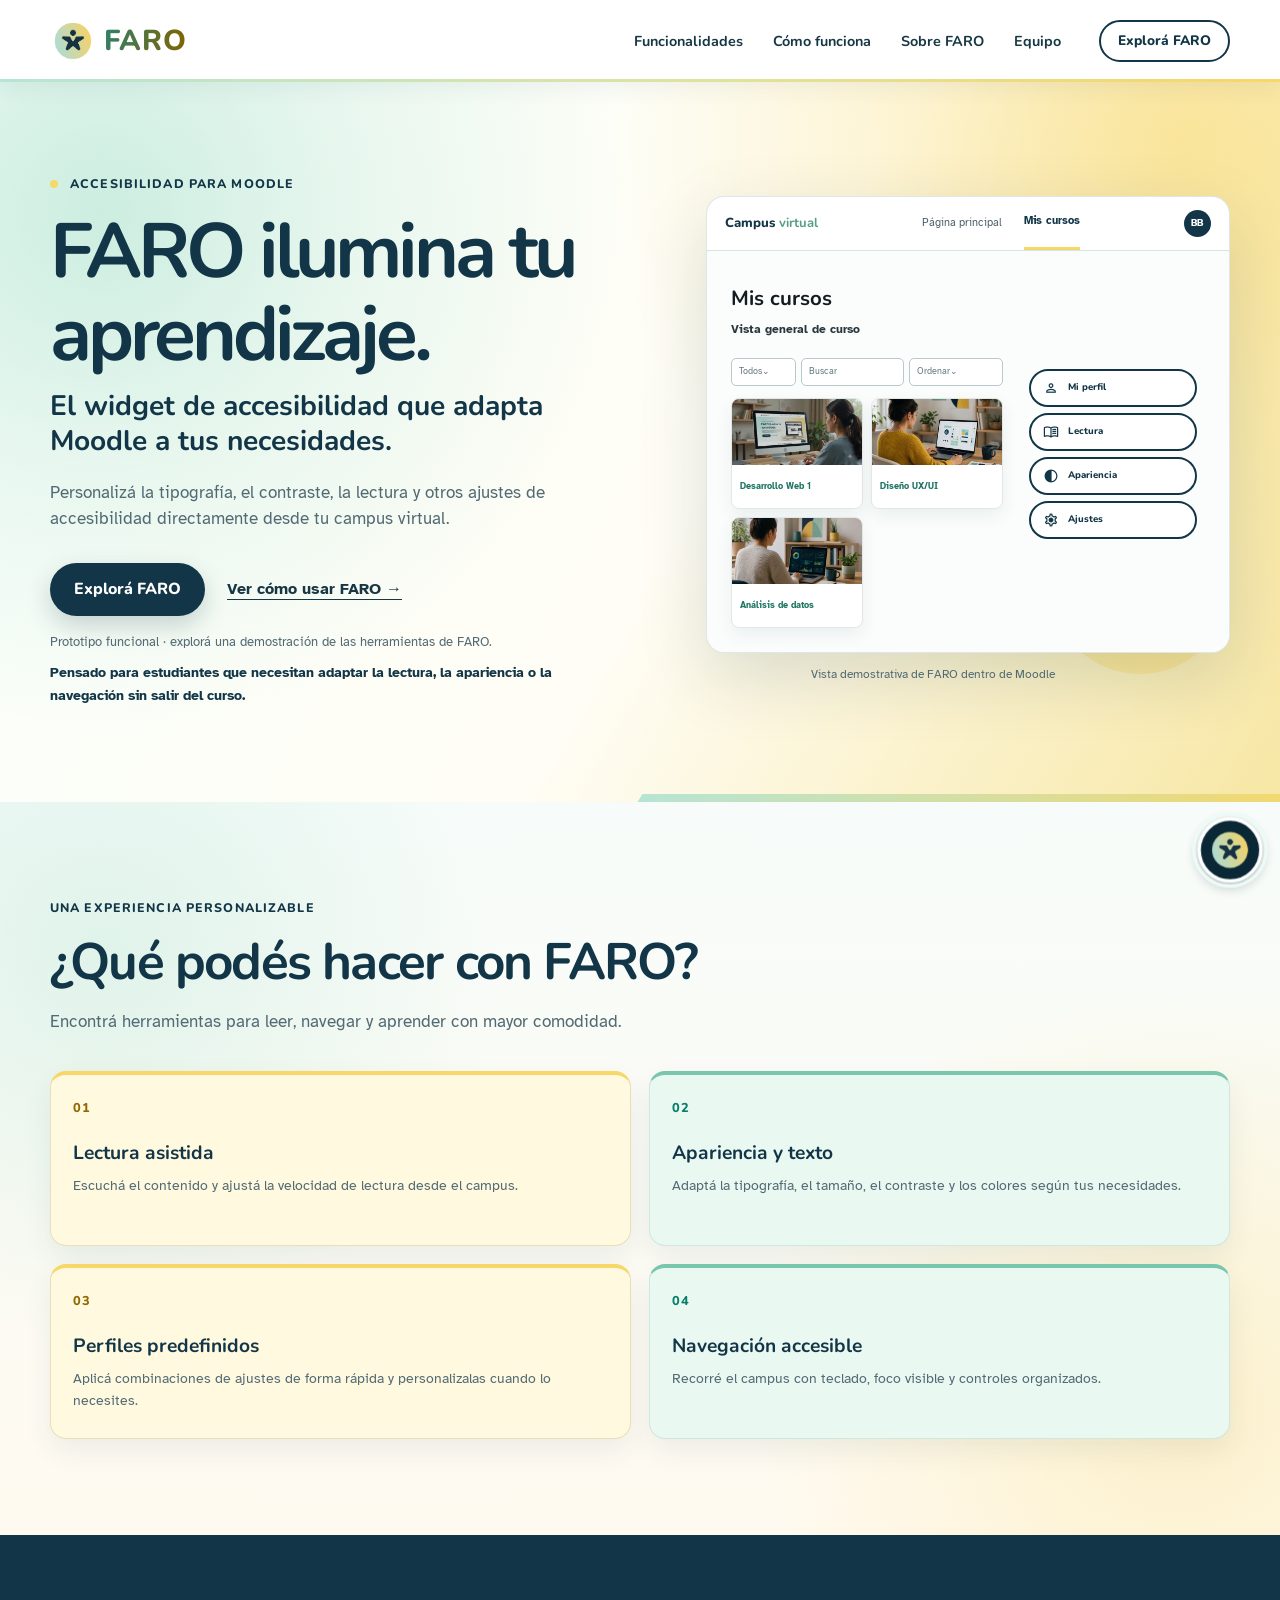
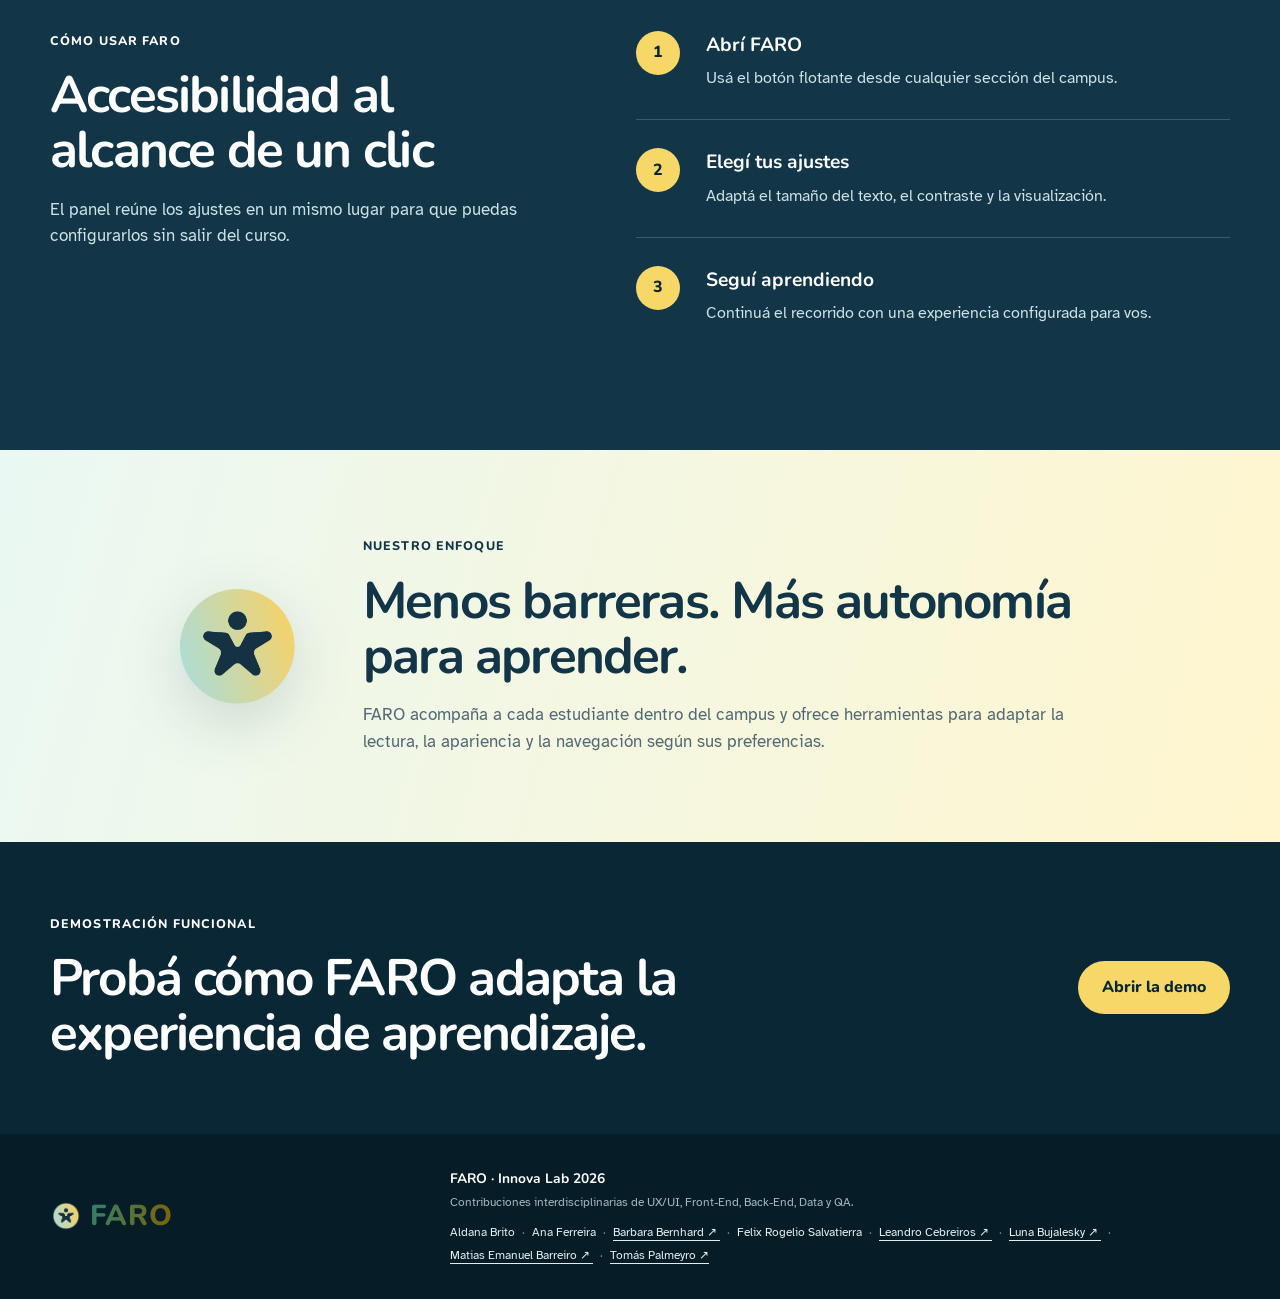
<file: index.html>
<!DOCTYPE html>
<html lang="es">
<head>
    <meta charset="UTF-8">
    <meta name="viewport" content="width=device-width, initial-scale=1.0">
    <meta name="description" content="FARO es un widget de accesibilidad para personalizar la experiencia de aprendizaje en Moodle.">
    <title>FARO | Accesibilidad para Moodle</title>
    <link rel="canonical" href="https://home-faroinnovalab.netlify.app/">
    <link rel="icon" type="image/png" href="imagen/faro-icono.png">
    <meta property="og:locale" content="es_AR">
    <meta property="og:type" content="website">
    <meta property="og:site_name" content="FARO">
    <meta property="og:title" content="FARO | Accesibilidad para Moodle">
    <meta property="og:description" content="Personalizá la lectura, la apariencia y la navegación directamente desde tu campus virtual.">
    <meta property="og:url" content="https://home-faroinnovalab.netlify.app/">
    <meta property="og:image" content="https://home-faroinnovalab.netlify.app/imagen/faro-social.webp">
    <meta property="og:image:width" content="1200">
    <meta property="og:image:height" content="630">
    <meta property="og:image:alt" content="FARO, widget de accesibilidad para Moodle">
    <meta name="twitter:card" content="summary_large_image">
    <meta name="twitter:title" content="FARO | Accesibilidad para Moodle">
    <meta name="twitter:description" content="Personalizá la lectura, la apariencia y la navegación directamente desde tu campus virtual.">
    <meta name="twitter:image" content="https://home-faroinnovalab.netlify.app/imagen/faro-social.webp">
    <link rel="preconnect" href="https://fonts.googleapis.com">
    <link rel="preconnect" href="https://fonts.gstatic.com" crossorigin>
    <link href="https://fonts.googleapis.com/css2?family=Atkinson+Hyperlegible:wght@400;700&family=Nunito:wght@500;600;700;800&display=swap" rel="stylesheet">
    <link href="https://fonts.googleapis.com/css2?family=Material+Symbols+Outlined:opsz,wght,FILL,GRAD@24,400,0,0" rel="stylesheet">
    <link rel="stylesheet" href="style2.css?v=20260730-3">
    <link rel="stylesheet" href="faro-widget.css?v=20260730-3">
    <link rel="stylesheet" href="faro-demo.css?v=20260730-3">
</head>
<body>
    <a class="skip-link" href="#contenido">Saltar al contenido principal</a>

    <!-- Header y navegación -->
    <header class="site-header" id="inicio">
        <div class="shell site-header__inner">
            <a class="faro-wordmark" href="#inicio" aria-label="FARO, volver al inicio">
                <img src="imagen/faro-icono.png" alt="">
                <span>FARO</span>
            </a>

            <button class="menu-toggle" type="button" aria-expanded="false" aria-controls="main-navigation">
                <span class="sr-only">Abrir menú</span>
                <span></span><span></span><span></span>
            </button>

            <nav class="main-navigation" id="main-navigation" aria-label="Navegación principal">
                <a href="#beneficios">Funcionalidades</a>
                <a href="#como-funciona">Cómo funciona</a>
                <a href="#nosotros">Sobre FARO</a>
                <a href="#equipo">Equipo</a>
            </nav>

            <button class="button button--small button--outline js-open-widget" type="button">
                Explorá FARO
            </button>
        </div>
    </header>

    <main id="contenido">
        <!-- Hero -->
        <section class="hero" aria-labelledby="hero-title">
            <div class="shell hero__grid">
                <div class="hero__content">
                    <p class="eyebrow"><span></span> Accesibilidad para Moodle</p>
                    <h1 id="hero-title">FARO ilumina tu aprendizaje.</h1>
                    <p class="hero__lead">El widget de accesibilidad que adapta Moodle a tus necesidades.</p>
                    <p class="hero__description">
                        Personalizá la tipografía, el contraste, la lectura y otros ajustes de accesibilidad
                        directamente desde tu campus virtual.
                    </p>
                    <div class="hero__actions">
                        <button class="button button--primary js-open-widget" type="button">Explorá FARO</button>
                        <a class="text-link" href="#como-funciona">Ver cómo usar FARO <span aria-hidden="true">→</span></a>
                    </div>
                    <p class="demo-note">Prototipo funcional · explorá una demostración de las herramientas de FARO.</p>
                    <p class="hero__audience">Pensado para estudiantes que necesitan adaptar la lectura, la apariencia o la navegación sin salir del curso.</p>
                </div>

                <div class="hero__visual">
                    <div class="moodle-preview">
                        <div class="moodle-preview__header" aria-hidden="true">
                            <span class="moodle-preview__brand">Campus <b>virtual</b></span>
                            <span>Página principal</span>
                            <span class="is-current">Mis cursos</span>
                            <span class="moodle-preview__avatar">BB</span>
                        </div>

                        <div class="moodle-preview__workspace" aria-hidden="true">
                            <div class="moodle-preview__courses">
                                <strong class="moodle-preview__heading">Mis cursos</strong>
                                <span class="moodle-preview__subheading">Vista general de curso</span>
                                <div class="moodle-preview__filters" aria-hidden="true">
                                    <span>Todos⌄</span><span>Buscar</span><span>Ordenar⌄</span>
                                </div>
                                <div class="moodle-course-grid">
                                    <article class="moodle-course moodle-course--web">
                                        <span class="moodle-course__image"></span>
                                        <span class="moodle-course__name">Desarrollo Web 1</span>
                                    </article>
                                    <article class="moodle-course moodle-course--ux">
                                        <span class="moodle-course__image"></span>
                                        <span class="moodle-course__name">Diseño UX/UI</span>
                                    </article>
                                    <article class="moodle-course moodle-course--data">
                                        <span class="moodle-course__image"></span>
                                        <span class="moodle-course__name">Análisis de datos</span>
                                    </article>
                                </div>
                            </div>

                            <div class="faro-preview">
                                <span class="faro-preview__option"><span class="faro-preview__icon material-symbols-outlined" aria-hidden="true">person</span>Mi perfil</span>
                                <span class="faro-preview__option"><span class="faro-preview__icon material-symbols-outlined" aria-hidden="true">menu_book</span>Lectura</span>
                                <span class="faro-preview__option"><span class="faro-preview__icon material-symbols-outlined" aria-hidden="true">contrast</span>Apariencia</span>
                                <span class="faro-preview__option"><span class="faro-preview__icon material-symbols-outlined" aria-hidden="true">settings</span>Ajustes</span>
                            </div>
                        </div>
                    </div>
                    <p class="moodle-preview__caption">Vista demostrativa de FARO dentro de Moodle</p>
                    <div class="hero__halo hero__halo--one"></div>
                    <div class="hero__halo hero__halo--two"></div>
                </div>
            </div>
        </section>

        <!-- Funcionalidades -->
        <section class="benefits" id="beneficios" aria-labelledby="benefits-title">
            <div class="shell">
                <div class="section-heading">
                    <p class="eyebrow">Una experiencia personalizable</p>
                    <h2 id="benefits-title">¿Qué podés hacer con FARO?</h2>
                    <p>Encontrá herramientas para leer, navegar y aprender con mayor comodidad.</p>
                </div>
                <div class="benefit-grid">
                    <article class="benefit-card">
                        <span class="benefit-card__number">01</span>
                        <h3>Lectura asistida</h3>
                        <p>Escuchá el contenido y ajustá la velocidad de lectura desde el campus.</p>
                    </article>
                    <article class="benefit-card">
                        <span class="benefit-card__number">02</span>
                        <h3>Apariencia y texto</h3>
                        <p>Adaptá la tipografía, el tamaño, el contraste y los colores según tus necesidades.</p>
                    </article>
                    <article class="benefit-card">
                        <span class="benefit-card__number">03</span>
                        <h3>Perfiles predefinidos</h3>
                        <p>Aplicá combinaciones de ajustes de forma rápida y personalizalas cuando lo necesites.</p>
                    </article>
                    <article class="benefit-card">
                        <span class="benefit-card__number">04</span>
                        <h3>Navegación accesible</h3>
                        <p>Recorré el campus con teclado, foco visible y controles organizados.</p>
                    </article>
                </div>
            </div>
        </section>

        <!-- Cómo usar FARO -->
        <section class="how-it-works" id="como-funciona" aria-labelledby="how-title">
            <div class="shell how-it-works__grid">
                <div>
                    <p class="eyebrow">Cómo usar FARO</p>
                    <h2 id="how-title">Accesibilidad al alcance de un clic</h2>
                    <p class="section-copy">
                        El panel reúne los ajustes en un mismo lugar para que puedas configurarlos
                        sin salir del curso.
                    </p>
                </div>
                <ol class="steps">
                    <li><span>1</span><div><strong>Abrí FARO</strong><p>Usá el botón flotante desde cualquier sección del campus.</p></div></li>
                    <li><span>2</span><div><strong>Elegí tus ajustes</strong><p>Adaptá el tamaño del texto, el contraste y la visualización.</p></div></li>
                    <li><span>3</span><div><strong>Seguí aprendiendo</strong><p>Continuá el recorrido con una experiencia configurada para vos.</p></div></li>
                </ol>
            </div>
        </section>

        <!-- Sobre FARO -->
        <section class="human-first" id="nosotros" aria-labelledby="human-title">
            <div class="shell human-first__inner">
                <img src="imagen/faro-icono.png" alt="" class="human-first__icon">
                <div>
                    <p class="eyebrow">Nuestro enfoque</p>
                    <h2 id="human-title">Menos barreras. Más autonomía para aprender.</h2>
                    <p>FARO acompaña a cada estudiante dentro del campus y ofrece herramientas para adaptar la lectura, la apariencia y la navegación según sus preferencias.</p>
                </div>
            </div>
        </section>

        <!-- Probar FARO -->
        <section class="contact" id="probar-faro" aria-labelledby="contact-title">
            <div class="shell contact__inner">
                <div>
                    <p class="eyebrow">Demostración funcional</p>
                    <h2 id="contact-title">Probá cómo FARO adapta la experiencia de aprendizaje.</h2>
                </div>
                <button class="button button--light js-open-widget" type="button">Abrir la demo</button>
            </div>
        </section>
    </main>

    <!-- Footer -->
    <footer class="site-footer" id="equipo">
        <div class="shell site-footer__inner">
            <a class="faro-wordmark faro-wordmark--footer" href="#inicio">
                <img src="imagen/faro-icono.png" alt="">
                <span>FARO</span>
            </a>
            <div class="site-footer__project">
                <p><strong>FARO · Innova Lab 2026</strong></p>
                <p class="site-footer__disciplines">Contribuciones interdisciplinarias de UX/UI, Front-End, Back-End, Data y QA.</p>
                <ul class="site-footer__credits" aria-label="Integrantes de FARO">
                    <li>Aldana Brito</li>
                    <li>Ana Ferreira</li>
                    <li>
                        <a
                            href="https://www.linkedin.com/in/barbara-bernhard/"
                            target="_blank"
                            rel="noopener noreferrer"
                            aria-label="LinkedIn de Barbara Bernhard, abre en una pestaña nueva"
                        >
                            Barbara Bernhard <span aria-hidden="true">↗</span>
                        </a>
                    </li>
                    <li>Felix Rogelio Salvatierra</li>
                    <li>
                        <a
                            href="https://www.linkedin.com/in/lcebreiros/"
                            target="_blank"
                            rel="noopener noreferrer"
                            aria-label="LinkedIn de Leandro Cebreiros, abre en una pestaña nueva"
                        >
                            Leandro Cebreiros <span aria-hidden="true">↗</span>
                        </a>
                    </li>
                    <li>
                        <a
                            href="https://www.linkedin.com/in/luna-bujalesky-b60561267/"
                            target="_blank"
                            rel="noopener noreferrer"
                            aria-label="LinkedIn de Luna Bujalesky, abre en una pestaña nueva"
                        >
                            Luna Bujalesky <span aria-hidden="true">↗</span>
                        </a>
                    </li>
                    <li>
                        <a
                            href="https://www.linkedin.com/in/ematiasbar"
                            target="_blank"
                            rel="noopener noreferrer"
                            aria-label="LinkedIn de Matias Emanuel Barreiro, abre en una pestaña nueva"
                        >
                            Matias Emanuel Barreiro <span aria-hidden="true">↗</span>
                        </a>
                    </li>
                    <li>
                        <a
                            href="https://www.linkedin.com/in/tom%C3%A1s-p-384817145"
                            target="_blank"
                            rel="noopener noreferrer"
                            aria-label="LinkedIn de Tomás Palmeyro, abre en una pestaña nueva"
                        >
                            Tomás Palmeyro <span aria-hidden="true">↗</span>
                        </a>
                    </li>
                </ul>
            </div>
        </div>
    </footer>

    <!-- Réplica frontal de FARO en modo demostración local -->
    <div id="faro-extension-root" data-demo-mode="true">
        <p class="faro-demo-badge">Demo local · sin conexión a cuentas</p>
        <div id="faro-demo-status" class="sr-only" role="status" aria-live="polite"></div>

        <div id="faro-voice-controls" class="faro-voice-controls" aria-label="Controles de lectura en voz alta" role="region">
            <button id="faro-btn-pause-resume" type="button" aria-label="Pausar lectura">
                <span class="material-symbols-outlined" id="faro-icon-pause-resume" aria-hidden="true">pause</span>
            </button>
            <button id="faro-btn-stop" type="button" aria-label="Detener lectura">
                <span class="material-symbols-outlined" aria-hidden="true">stop</span>
            </button>
        </div>

        <nav class="menu-accesibilidad" id="menuAccesibilidad" aria-label="Menú principal de accesibilidad" aria-hidden="true">
            <button class="menu-item" type="button" data-open-submenu="submenuPerfil"><span class="icono material-symbols-outlined" aria-hidden="true">person</span>Mi perfil</button>
            <button class="menu-item" type="button" data-open-submenu="submenuLectura"><span class="icono material-symbols-outlined" aria-hidden="true">menu_book</span>Lectura</button>
            <button class="menu-item" type="button" data-open-submenu="submenuApariencia"><span class="icono material-symbols-outlined" aria-hidden="true">contrast</span>Apariencia</button>
            <button class="menu-item" type="button" data-open-submenu="submenuAjustes"><span class="icono material-symbols-outlined" aria-hidden="true">settings</span>Ajustes</button>
        </nav>

        <section class="sub-menu-container" id="submenuPerfil" aria-hidden="true">
            <header class="sub-menu-header">
                <button class="sub-icon-btn" type="button" data-back-main aria-label="Volver"><span class="material-symbols-outlined" aria-hidden="true">arrow_back</span></button>
                <h2>Menú de accesibilidad</h2>
                <button class="sub-icon-btn" type="button" data-close-faro aria-label="Cerrar"><span class="material-symbols-outlined" aria-hidden="true">close</span></button>
            </header>
            <div class="sub-sub-header"><span class="material-symbols-outlined" aria-hidden="true">person</span><h2>Perfiles predefinidos</h2></div>
            <div class="perfiles-grid">
                <button class="perfil-card" type="button" data-profile="color"><span class="perfil-icon material-symbols-outlined" aria-hidden="true">invert_colors</span><h3>Filtros de color</h3><p>Adaptación de colores</p></button>
                <button class="perfil-card" type="button" data-profile="voice"><span class="perfil-icon material-symbols-outlined" aria-hidden="true">record_voice_over</span><h3>Asistente por voz</h3><p>Apoyo para la navegación</p></button>
                <button class="perfil-card" type="button" data-profile="fonts"><span class="perfil-icon material-symbols-outlined" aria-hidden="true">format_size</span><h3>Fuentes legibles</h3><p>Texto más claro y grande</p></button>
                <button class="perfil-card" type="button" data-profile="safety"><span class="perfil-icon material-symbols-outlined" aria-hidden="true">ssid_chart</span><h3>Seguridad visual</h3><p>Reduce estímulos visuales</p></button>
                <button class="perfil-card" type="button" data-profile="visibility"><span class="perfil-icon material-symbols-outlined" aria-hidden="true">visibility</span><h3>Visibilidad</h3><p>Optimiza la claridad</p></button>
                <button class="perfil-card" type="button" data-profile="focus"><span class="perfil-icon material-symbols-outlined" aria-hidden="true">center_focus_strong</span><h3>Enfoque</h3><p>Reduce distracciones</p></button>
            </div>
            <button class="perfil-card-full" type="button" data-open-submenu="submenuAjustesVisuales">
                <span class="perfil-icon material-symbols-outlined" aria-hidden="true">manage_accounts</span>
                <span class="perfil-full-text"><strong>Personalizá tu perfil</strong><small>Ajustá cada configuración según tus preferencias.</small></span>
                <span class="perfil-chevron material-symbols-outlined" aria-hidden="true">chevron_right</span>
            </button>
        </section>

        <section class="sub-menu-container" id="submenuLectura" aria-hidden="true">
            <header class="sub-menu-header">
                <button class="sub-icon-btn" type="button" data-back-main aria-label="Volver"><span class="material-symbols-outlined" aria-hidden="true">arrow_back</span></button>
                <h2>Menú de accesibilidad</h2>
                <button class="sub-icon-btn" type="button" data-close-faro aria-label="Cerrar"><span class="material-symbols-outlined" aria-hidden="true">close</span></button>
            </header>
            <div class="sub-sub-header"><span class="material-symbols-outlined" aria-hidden="true">record_voice_over</span><h2>Lectura asistida</h2></div>
            <div class="sub-setting-row">
                <div class="sub-item-text"><h3 id="label-voice">Asistencia por voz</h3><p>Leé una muestra en voz alta.</p></div>
                <label class="sub-switch"><input type="checkbox" id="check-voice" data-toggle="voice" aria-labelledby="label-voice"><span class="sub-slider sub-round" aria-hidden="true"></span></label>
            </div>
            <div class="sub-setting-row">
                <div class="sub-item-text"><h3 id="label-voice-speed">Velocidad</h3><p>Ajustá la rapidez de lectura.</p></div>
                <div class="sub-slider-control"><span>Lenta</span><input type="range" id="voice-speed" min="0" max="100" value="50" aria-labelledby="label-voice-speed"><span>Rápida</span></div>
            </div>
            <div class="sub-setting-row">
                <div class="sub-item-text"><h3 id="label-voice-volume">Volumen</h3><p>Nivel de salida de audio.</p></div>
                <div class="sub-slider-control"><span class="material-symbols-outlined" aria-hidden="true">volume_down</span><input type="range" id="voice-volume" min="0" max="100" value="100" aria-labelledby="label-voice-volume"><span class="material-symbols-outlined" aria-hidden="true">volume_up</span></div>
            </div>
        </section>

        <section class="sub-menu-container" id="submenuApariencia" aria-hidden="true">
            <header class="sub-menu-header">
                <button class="sub-icon-btn" type="button" data-back-main aria-label="Volver"><span class="material-symbols-outlined" aria-hidden="true">arrow_back</span></button>
                <h2>Menú de accesibilidad</h2>
                <button class="sub-icon-btn" type="button" data-close-faro aria-label="Cerrar"><span class="material-symbols-outlined" aria-hidden="true">close</span></button>
            </header>
            <div class="sub-sub-header"><span class="material-symbols-outlined" aria-hidden="true">contrast</span><h2>Apariencia</h2></div>
            <button class="menu-list-item" type="button" data-open-submenu="submenuTexto"><span class="menu-list-icon material-symbols-outlined" aria-hidden="true">text_fields</span><span class="menu-list-text"><strong>Texto</strong><small>Fuente, tamaño y alineación</small></span></button>
            <button class="menu-list-item" type="button" data-open-submenu="submenuAjustesVisuales"><span class="menu-list-icon material-symbols-outlined" aria-hidden="true">display_settings</span><span class="menu-list-text"><strong>Ajustes visuales</strong><small>Brillo, contraste y color</small></span></button>
            <button class="menu-list-item" type="button" data-open-submenu="submenuTecladoVirtual"><span class="menu-list-icon material-symbols-outlined" aria-hidden="true">keyboard</span><span class="menu-list-text"><strong>Teclado virtual</strong><small>Vista demostrativa</small></span></button>
        </section>

        <section class="sub-menu-container" id="submenuTexto" aria-hidden="true">
            <header class="sub-menu-header">
                <button class="sub-icon-btn" type="button" data-open-submenu="submenuApariencia" aria-label="Volver"><span class="material-symbols-outlined" aria-hidden="true">arrow_back</span></button>
                <h2>Apariencia</h2>
                <button class="sub-icon-btn" type="button" data-close-faro aria-label="Cerrar"><span class="material-symbols-outlined" aria-hidden="true">close</span></button>
            </header>
            <div class="sub-sub-header"><span class="material-symbols-outlined" aria-hidden="true">text_fields</span><h2>Texto</h2></div>
            <div class="sub-setting-row">
                <div class="sub-item-text"><h3>Fuente</h3><p>Elegí una tipografía para la landing.</p></div>
                <select id="demo-font-family" class="faro-select">
                    <option value="default">Tipografía original</option>
                    <option value="sans">Sans Serif</option>
                    <option value="serif">Serif</option>
                    <option value="dyslexic">Lectura accesible</option>
                </select>
            </div>
            <div class="sub-setting-row">
                <div class="sub-item-text"><h3>Tamaño de texto</h3><p>Aumentá o reducí el contenido.</p></div>
                <div class="text-option-group" role="group" aria-label="Tamaño de texto">
                    <button class="size-pill small" type="button" data-text-size="small"><span class="preview-aa">Aa</span><span>Pequeño</span></button>
                    <button class="size-pill normal active" type="button" data-text-size="normal"><span class="preview-aa">Aa</span><span>Normal</span></button>
                    <button class="size-pill large" type="button" data-text-size="large"><span class="preview-aa">Aa</span><span>Grande</span></button>
                </div>
            </div>
            <div class="sub-setting-row">
                <div class="sub-item-text"><h3>Alineación</h3><p>Elegí cómo se presenta el texto principal.</p></div>
                <div class="text-option-group" role="group" aria-label="Alineación de texto">
                    <button class="align-pill active" type="button" data-alignment="left" aria-label="Alinear a la izquierda"><span class="material-symbols-outlined" aria-hidden="true">format_align_left</span></button>
                    <button class="align-pill" type="button" data-alignment="center" aria-label="Centrar"><span class="material-symbols-outlined" aria-hidden="true">format_align_center</span></button>
                    <button class="align-pill" type="button" data-alignment="right" aria-label="Alinear a la derecha"><span class="material-symbols-outlined" aria-hidden="true">format_align_right</span></button>
                </div>
            </div>
        </section>

        <section class="sub-menu-container" id="submenuAjustesVisuales" aria-hidden="true">
            <header class="sub-menu-header">
                <button class="sub-icon-btn" type="button" data-open-submenu="submenuApariencia" aria-label="Volver"><span class="material-symbols-outlined" aria-hidden="true">arrow_back</span></button>
                <h2>Apariencia</h2>
                <button class="sub-icon-btn" type="button" data-close-faro aria-label="Cerrar"><span class="material-symbols-outlined" aria-hidden="true">close</span></button>
            </header>
            <div class="sub-sub-header"><span class="material-symbols-outlined" aria-hidden="true">display_settings</span><h2>Ajustes visuales</h2></div>
            <div class="sub-setting-row"><div class="sub-item-text"><h3>Brillo</h3><p><output id="brightness-output">Estándar</output></p></div><input type="range" id="brightness-control" min="50" max="150" step="10" value="100"></div>
            <div class="sub-setting-row"><div class="sub-item-text"><h3>Contraste</h3><p><output id="contrast-output">Estándar</output></p></div><input type="range" id="contrast-control" min="50" max="150" step="10" value="100"></div>
            <div class="sub-setting-row"><div class="sub-item-text"><h3>Saturación</h3><p><output id="saturation-output">Estándar</output></p></div><input type="range" id="saturation-control" min="0" max="200" step="10" value="100"></div>
            <div class="sub-setting-row sub-toggle-item"><div class="sub-item-text"><h3 id="label-high-contrast">Contraste inteligente</h3><p>Refuerza colores y bordes</p></div><label class="sub-switch"><input type="checkbox" data-toggle="highContrast" aria-labelledby="label-high-contrast"><span class="sub-slider sub-round"></span></label></div>
            <div class="sub-setting-row sub-toggle-item"><div class="sub-item-text"><h3 id="label-grayscale">Escala de grises</h3><p>Reduce la información de color</p></div><label class="sub-switch"><input type="checkbox" data-toggle="grayscale" aria-labelledby="label-grayscale"><span class="sub-slider sub-round"></span></label></div>
            <div class="sub-setting-row sub-toggle-item"><div class="sub-item-text"><h3 id="label-dark-mode">Modo oscuro</h3><p>Reduce el brillo general</p></div><label class="sub-switch"><input type="checkbox" data-toggle="darkMode" aria-labelledby="label-dark-mode"><span class="sub-slider sub-round"></span></label></div>
        </section>

        <section class="sub-menu-container" id="submenuTecladoVirtual" aria-hidden="true">
            <header class="sub-menu-header">
                <button class="sub-icon-btn" type="button" data-open-submenu="submenuApariencia" aria-label="Volver"><span class="material-symbols-outlined" aria-hidden="true">arrow_back</span></button>
                <h2>Apariencia</h2>
                <button class="sub-icon-btn" type="button" data-close-faro aria-label="Cerrar"><span class="material-symbols-outlined" aria-hidden="true">close</span></button>
            </header>
            <div class="sub-sub-header"><span class="material-symbols-outlined" aria-hidden="true">keyboard</span><h2>Teclado virtual</h2></div>
            <p class="faro-demo-placeholder">En Moodle, esta opción se habilita al seleccionar un campo de escritura.</p>
        </section>

        <section class="sub-menu-container" id="submenuAjustes" aria-hidden="true">
            <header class="sub-menu-header">
                <button class="sub-icon-btn" type="button" data-back-main aria-label="Volver"><span class="material-symbols-outlined" aria-hidden="true">arrow_back</span></button>
                <h2>Menú de accesibilidad</h2>
                <button class="sub-icon-btn" type="button" data-close-faro aria-label="Cerrar"><span class="material-symbols-outlined" aria-hidden="true">close</span></button>
            </header>
            <div class="sub-sub-header"><span class="material-symbols-outlined" aria-hidden="true">settings</span><h2>Ajustes</h2></div>
            <button class="sub-setting-row sub-toggle-item faro-demo-row" type="button" id="toggle-widget-position"><span class="sub-item-text"><strong>Posición del ícono</strong><small>Cambiar de lado</small></span><span class="material-symbols-outlined" aria-hidden="true">swap_horiz</span></button>
            <div class="sub-setting-row sub-toggle-item faro-coming-soon"><span class="sub-item-text"><strong>Tamaño del ícono</strong><small>Escala del botón</small></span><span class="faro-status-label">Próximamente</span></div>
            <button class="sub-setting-row sub-toggle-item faro-reset-row" type="button" id="request-demo-reset"><span class="sub-item-text"><strong>Restablecer todo</strong><small>Volver a la configuración inicial</small></span><span class="material-symbols-outlined" aria-hidden="true">restart_alt</span></button>
        </section>

        <dialog id="faro-reset-dialog" class="faro-confirm-dialog" aria-labelledby="faro-reset-title">
            <h2 id="faro-reset-title">¿Restablecer todos los ajustes?</h2>
            <p>Se borrarán las preferencias guardadas por esta demo en el navegador.</p>
            <div class="faro-confirm-actions">
                <button type="button" class="faro-confirm-cancel" id="cancel-demo-reset">Cancelar</button>
                <button type="button" class="faro-confirm-reset" id="confirm-demo-reset">Restablecer</button>
            </div>
        </dialog>

        <button class="faro-btn js-open-widget" id="btnFlotante" type="button" aria-label="Abrir herramientas de accesibilidad" aria-expanded="false" aria-keyshortcuts="Alt+Shift+F">
            <img src="imagen/faro-icono.png" alt="" class="logo">
        </button>
    </div>

    <script src="script.js?v=20260730-3"></script>
</body>
</html>
</file>
<file: style2.css>
/* 1. Variables y estilos base */
:root {
    --navy: #123647;
    --navy-deep: #092735;
    --mint: #b7e5d4;
    --mint-light: #eefaf5;
    --yellow: #f7d768;
    --cream: #fffdf7;
    --white: #ffffff;
    --ink: #173744;
    --muted: #526a73;
    --line: #d8e4e3;
    --font-scale: 1;
    --shadow: 0 24px 70px rgba(9, 39, 53, 0.14);
}

* { box-sizing: border-box; }
html { scroll-behavior: smooth; scroll-padding-top: 92px; }
body {
    margin: 0;
    min-width: 320px;
    overflow-x: hidden;
    color: var(--ink);
    background: var(--cream);
    font-family: "Atkinson Hyperlegible", Arial, sans-serif;
    font-size: calc(16px * var(--font-scale));
    line-height: 1.55;
}
body.is-readable { line-height: 1.85; letter-spacing: .035em; word-spacing: .08em; }
body.is-grayscale { filter: grayscale(1); }
body.is-high-contrast {
    --navy: #001d2b;
    --navy-deep: #00131d;
    --mint: #c9ffe9;
    --yellow: #ffe34f;
    --ink: #00131d;
    --muted: #183743;
    --line: #001d2b;
}
body.is-dark-demo {
    --cream: #10252e;
    --white: #18343e;
    --ink: #f1f8f6;
    --muted: #c4d8d8;
    --line: #49616a;
    color: var(--ink);
    background: var(--cream);
}
body.is-dark-demo .site-header,
body.is-dark-demo .hero,
body.is-dark-demo .benefits,
body.is-dark-demo .human-first {
    background: #10252e;
}
body.is-dark-demo .moodle-preview__workspace,
body.is-dark-demo .moodle-preview__header,
body.is-dark-demo .moodle-preview__heading,
body.is-dark-demo .moodle-preview__subheading,
body.is-dark-demo .moodle-course__name {
    color: var(--ink);
    background-color: #18343e;
}
body.is-dark-demo .hero h1,
body.is-dark-demo .hero__lead,
body.is-dark-demo .eyebrow,
body.is-dark-demo .section-heading h2,
body.is-dark-demo .human-first h2 {
    color: #f1f8f6;
}
body.is-dark-demo .button--primary {
    color: #10252e;
    background: var(--yellow);
}
body.is-dark-demo .button--outline {
    color: #f1f8f6;
    border-color: var(--mint);
    background: #18343e;
}
body.is-dark-demo .button--outline:hover {
    color: #10252e;
    background: var(--mint);
}
body.is-dark-demo .skip-link { color: #f1f8f6; }
body.is-dark-demo .moodle-preview__filters span {
    color: #c4d8d8;
    border-color: #49616a;
    background: #18343e;
}
body.is-dark-demo .benefit-card,
body.is-dark-demo .benefit-card:nth-child(even) {
    color: #f1f8f6;
    border-color: #49616a;
    background: #18343e;
}
body.is-dark-demo .benefit-card:nth-child(even) {
    border-top-color: var(--mint);
    background: #163a3a;
}
body.is-dark-demo .benefit-card__number { color: var(--yellow); }
body.is-dark-demo .benefit-card:nth-child(even) .benefit-card__number { color: var(--mint); }
body.is-dark-demo .benefit-card h3 { color: #f1f8f6; }
body.is-dark-demo .benefit-card p { color: #c4d8d8; }
button, a, input { font: inherit; }
button, a { -webkit-tap-highlight-color: transparent; }
a { color: inherit; }
img { display: block; max-width: 100%; }
h1, h2, h3, p { margin-top: 0; }
h1, h2, h3 {
    font-family: "Nunito", "Atkinson Hyperlegible", sans-serif;
    line-height: 1.08;
}
button { color: inherit; }
:focus-visible { outline: 3px solid var(--yellow); outline-offset: 4px; }
.shell { width: min(1180px, calc(100% - 40px)); margin-inline: auto; }
.sr-only {
    position: absolute; width: 1px; height: 1px; padding: 0; margin: -1px;
    overflow: hidden; clip: rect(0, 0, 0, 0); white-space: nowrap; border: 0;
}
.skip-link {
    position: fixed; z-index: 1000; top: 10px; left: 10px; padding: 10px 16px;
    color: var(--white); background: var(--navy-deep); border-radius: 8px;
    transform: translateY(-150%); transition: transform .2s;
}
.skip-link:focus { transform: translateY(0); }

/* 2. Header y navegación */
.site-header {
    position: sticky; z-index: 100; top: 0;
    background: rgba(255,255,255,.98); box-shadow: 0 6px 22px rgba(18,54,71,.06);
}
.site-header::after {
    content: ""; position: absolute; right: 0; bottom: 0; left: 0; height: 3px;
    background: linear-gradient(90deg, var(--mint) 0%, #dce3a3 52%, var(--yellow) 100%);
}
.site-header__inner { min-height: 82px; display: flex; align-items: center; gap: 38px; }
.faro-wordmark {
    display: inline-flex; flex-shrink: 0; align-items: center; gap: 8px; text-decoration: none;
    font-family: "Nunito", sans-serif; font-size: 1.8rem; font-weight: 800; letter-spacing: .03em;
}
.faro-wordmark img { width: 46px; height: 46px; }
.faro-wordmark span {
    color: transparent; background: linear-gradient(100deg, #2f806d, #806400);
    -webkit-background-clip: text; background-clip: text;
}
.main-navigation { display: flex; align-items: center; justify-content: center; gap: 30px; margin-left: auto; }
.main-navigation a {
    position: relative; font-family: "Nunito", sans-serif; font-size: .9rem; font-weight: 700; text-decoration: none;
}
.main-navigation a::after {
    content: ""; position: absolute; right: 0; bottom: -8px; left: 0; height: 2px;
    background: var(--yellow); transform: scaleX(0); transform-origin: left; transition: transform .2s;
}
.main-navigation a:hover::after, .main-navigation a:focus-visible::after { transform: scaleX(1); }
.menu-toggle { display: none; margin-left: auto; padding: 8px; border: 0; background: transparent; cursor: pointer; }
.menu-toggle span:not(.sr-only) { display: block; width: 24px; height: 2px; margin: 5px; background: var(--navy); }

/* 3. Botones */
.button {
    min-height: 48px; display: inline-flex; align-items: center; justify-content: center; padding: 12px 22px;
    border: 2px solid transparent; border-radius: 999px; font-family: "Nunito", sans-serif;
    font-weight: 800; text-decoration: none; cursor: pointer; transition: transform .2s, box-shadow .2s, background .2s;
}
.button:hover { transform: translateY(-2px); }
.button--small { min-height: 40px; padding: 8px 17px; font-size: .86rem; }
.button--outline { color: var(--navy); background: var(--white); border-color: var(--navy); }
.button--outline:hover { color: var(--white); background: var(--navy); }
.button--primary { color: var(--white); background: var(--navy); box-shadow: 0 10px 24px rgba(18,54,71,.2); }
.button--primary:hover { background: var(--navy-deep); box-shadow: 0 14px 30px rgba(18,54,71,.26); }
.button--light { color: var(--navy-deep); background: var(--yellow); }

/* 4. Hero */
.hero {
    position: relative; overflow: hidden; padding: 92px 0 96px;
    background:
        radial-gradient(circle at 8% 18%, rgba(183,229,212,.68) 0, rgba(183,229,212,.28) 20%, transparent 40%),
        radial-gradient(circle at 92% 8%, rgba(247,215,104,.55) 0, rgba(247,215,104,.20) 24%, transparent 42%),
        linear-gradient(120deg, #f9fffc 0%, #fffdf5 55%, #f7e7a4 100%);
}
.hero::before {
    content: ""; position: absolute; inset: auto -5% 0 50%; height: 8px;
    background: linear-gradient(90deg, var(--mint), var(--yellow)); transform: skewX(-32deg);
}
.hero__grid { display: grid; grid-template-columns: 1.05fr .95fr; align-items: center; gap: 76px; }
.hero__content { position: relative; z-index: 2; }
.eyebrow {
    margin-bottom: 18px; color: var(--navy); font-family: "Nunito", sans-serif; font-size: .78rem;
    font-weight: 800; letter-spacing: .09em; text-transform: uppercase;
}
.eyebrow span { display: inline-block; width: 8px; height: 8px; margin-right: 8px; border-radius: 50%; background: var(--yellow); }
.hero h1 { max-width: 700px; margin-bottom: 12px; color: var(--navy); font-size: clamp(3rem, 6vw, 5.7rem); letter-spacing: -.055em; }
.hero__lead { max-width: 650px; margin-bottom: 20px; color: var(--navy); font-family: "Nunito", sans-serif; font-size: clamp(1.35rem, 2.2vw, 2rem); font-weight: 700; line-height: 1.25; }
.hero__description { max-width: 590px; margin-bottom: 30px; color: var(--muted); font-size: 1.08rem; }
.hero__actions { display: flex; align-items: center; flex-wrap: wrap; gap: 22px; }
.text-link { font-weight: 700; text-underline-offset: 5px; }
.demo-note { margin: 16px 0 0; color: var(--muted); font-size: .82rem; }
.hero__audience {
    max-width: 590px; margin: 9px 0 0; color: var(--navy);
    font-size: .9rem; font-weight: 700;
}
body.is-dark-demo .hero__audience { color: #dbeae7; }

.hero__visual { position: relative; min-height: 480px; display: flex; flex-direction: column; align-items: center; justify-content: center; }
/* 5. Vista previa de Moodle */
.moodle-preview {
    position: relative; z-index: 3; width: min(100%, 580px); overflow: visible;
    border: 1px solid rgba(18,54,71,.13); border-radius: 18px; background: var(--white); box-shadow: var(--shadow);
}
.moodle-preview__header {
    min-height: 54px; display: flex; align-items: center; gap: 22px; padding: 0 18px;
    color: #4d6068; border-bottom: 1px solid var(--line); font-size: .68rem;
}
.moodle-preview__brand {
    margin-right: auto; color: var(--navy); font-family: "Nunito", sans-serif; font-size: .82rem; font-weight: 800;
}
.moodle-preview__brand b { color: #579d8a; }
.moodle-preview__header .is-current {
    align-self: stretch; display: flex; align-items: center; color: var(--navy); border-bottom: 3px solid var(--yellow); font-weight: 700;
}
.moodle-preview__avatar {
    width: 27px; height: 27px; display: grid; place-items: center; margin-left: auto;
    color: var(--white); background: var(--navy); border-radius: 50%; font-size: .62rem; font-weight: 700;
}
.moodle-preview__workspace {
    min-height: 330px; display: grid; grid-template-columns: minmax(0, 1fr) 184px; gap: 18px;
    padding: 32px 24px 24px; background: #fbfdfc; border-radius: 0 0 18px 18px;
}
.moodle-preview__courses { min-width: 0; display: flex; flex-direction: column; align-items: flex-start; }
.moodle-preview__heading { color: #151c20; font-family: "Nunito", sans-serif; font-size: 1.28rem; }
.moodle-preview__subheading { margin-top: 5px; color: #2a383e; font-size: .76rem; font-weight: 700; }
.moodle-preview__filters { width: 100%; display: grid; grid-template-columns: .7fr 1.1fr 1fr; gap: 5px; margin: 20px 0 12px; }
.moodle-preview__filters span {
    min-width: 0; overflow: hidden; padding: 6px 7px; color: #647980; border: 1px solid #b9c8cb;
    border-radius: 5px; background: var(--white); font-size: .56rem; white-space: nowrap;
}
.moodle-course-grid { width: 100%; display: grid; grid-template-columns: repeat(2, minmax(0, 1fr)); gap: 8px; }
.moodle-course { min-width: 0; overflow: hidden; border: 1px solid #e1e8e7; border-radius: 8px; background: var(--white); box-shadow: 0 7px 17px rgba(18,54,71,.07); }
.moodle-course__image {
    height: 66px; display: block;
}
.moodle-course--web .moodle-course__image {
    background-image: linear-gradient(rgba(18,54,71,.05), rgba(18,54,71,.05)), url("imagen/curso-desarrollo-web-faro.webp");
    background-position: center, 70% center;
    background-size: cover;
}
.moodle-course--ux .moodle-course__image {
    background-image: linear-gradient(rgba(18,54,71,.04), rgba(18,54,71,.04)), url("imagen/curso-ux-ui-faro.webp");
    background-position: center, center;
    background-size: cover;
}
.moodle-course--data .moodle-course__image {
    background-image: linear-gradient(rgba(18,54,71,.04), rgba(18,54,71,.04)), url("imagen/curso-analisis-datos-faro.webp");
    background-position: center, center;
    background-size: cover;
}
.moodle-course__name {
    min-height: 43px; display: flex; align-items: center; padding: 7px 8px;
    color: #1d7462; font-size: .58rem; font-weight: 700; line-height: 1.25;
}
.faro-preview {
    align-self: start; margin-top: 72px; padding: 8px; border: 0; border-radius: 14px;
    background: transparent;
}
.faro-preview__option {
    min-height: 38px; display: flex; align-items: center; gap: 7px; margin: 6px 0; padding: 6px 10px;
    color: var(--faro-text); border: 2px solid var(--faro-primary); border-radius: 999px;
    background: var(--faro-bg-card); font-family: "Nunito", "Atkinson Hyperlegible", sans-serif;
    font-size: .6rem; font-weight: 800;
}
.faro-preview__icon {
    width: 20px; color: var(--faro-primary); text-align: center; font-size: 1rem;
}
.moodle-preview__caption {
    position: relative; z-index: 3; width: min(100%, 580px); margin: 13px 0 0;
    padding-right: 70px; color: var(--muted); font-size: .72rem; text-align: center;
}
.hero__halo { position: absolute; border-radius: 50%; }
.hero__halo--one { width: 350px; height: 350px; background: rgba(183,229,212,.55); }
.hero__halo--two { right: 0; bottom: 10px; width: 180px; height: 180px; background: rgba(247,215,104,.4); }

/* 6. Herramientas */
.benefits {
    padding: 96px 0;
    background:
        radial-gradient(circle at 8% 20%, rgba(183,229,212,.38), transparent 30%),
        radial-gradient(circle at 92% 82%, rgba(247,215,104,.28), transparent 32%),
        linear-gradient(180deg, #f7fcfa 0%, #fffaf0 100%);
}
.section-heading { max-width: 700px; margin-bottom: 36px; }
.section-heading h2, .how-it-works h2, .human-first h2, .contact h2 { margin-bottom: 18px; color: var(--navy); font-size: clamp(2rem, 4vw, 3.4rem); letter-spacing: -.035em; }
.section-heading > p:last-child, .section-copy { max-width: 650px; color: var(--muted); font-size: 1.05rem; }
.benefit-grid { display: grid; grid-template-columns: repeat(2, minmax(0, 1fr)); gap: 18px; }
.benefit-card {
    min-height: 175px; padding: 20px 22px 22px; border: 1px solid #eadfb8; border-top: 4px solid var(--yellow);
    border-radius: 16px; background: #fff9df; box-shadow: 0 12px 28px rgba(18,54,71,.07);
}
.benefit-card:nth-child(even) { border-color: #cfe7df; border-top-color: #78c6ad; background: #eaf8f2; }
.benefit-card__number { color: #916900; font-family: "Nunito", sans-serif; font-size: .8rem; font-weight: 800; letter-spacing: .1em; }
.benefit-card:nth-child(even) .benefit-card__number { color: #087f68; }
.benefit-card h3 { margin: 24px 0 10px; color: var(--navy); font-size: 1.2rem; }
.benefit-card p { margin-bottom: 0; color: var(--muted); font-size: .9rem; }

/* 7. Cómo usar FARO */
.how-it-works { padding: 96px 0; color: var(--white); background: var(--navy); }
.how-it-works .eyebrow, .how-it-works h2 { color: var(--white); }
.how-it-works .section-copy { color: #cde0e5; }
.how-it-works__grid { display: grid; grid-template-columns: .9fr 1.1fr; gap: 100px; }
.steps { margin: 0; padding: 0; list-style: none; }
.steps li { display: grid; grid-template-columns: 52px 1fr; gap: 18px; padding: 0 0 28px; }
.steps li + li { padding-top: 28px; border-top: 1px solid rgba(255,255,255,.18); }
.steps > li > span {
    width: 44px; height: 44px; display: grid; place-items: center; color: var(--navy-deep);
    background: var(--yellow); border-radius: 50%; font-family: "Nunito", sans-serif; font-weight: 800;
}
.steps strong { display: block; margin-bottom: 6px; font-family: "Nunito", sans-serif; font-size: 1.2rem; }
.steps p { margin: 0; color: #cde0e5; }

/* 8. Sobre FARO y contacto */
.human-first { padding: 86px 0; background: linear-gradient(105deg, #eaf8f3, #fff6ce); }
.human-first__inner { display: grid; grid-template-columns: 150px 1fr; align-items: center; gap: 48px; max-width: 950px; }
.human-first__icon { width: 145px; filter: drop-shadow(0 18px 30px rgba(18,54,71,.16)); }
.human-first p:last-child { max-width: 720px; margin-bottom: 0; color: var(--muted); font-size: 1.08rem; }
.contact { padding: 72px 0; color: var(--white); background: var(--navy-deep); }
.contact__inner { display: flex; align-items: center; justify-content: space-between; gap: 50px; }
.contact .eyebrow, .contact h2 { color: var(--white); }
.contact h2 { max-width: 760px; margin-bottom: 0; }

/* 9. Footer */
.site-footer { padding: 34px 0; background: #061d27; color: #c8dadd; }
.site-footer__inner { display: flex; align-items: center; justify-content: space-between; gap: 28px; font-size: .86rem; }
.site-footer p { margin: 0; }
.site-footer a { text-underline-offset: 4px; }
.site-footer__project { display: grid; flex: 1; gap: 4px; max-width: 780px; }
.site-footer__project strong { color: var(--white); font-family: "Nunito", sans-serif; }
.site-footer__disciplines { color: #9fb7bd; font-size: .78rem; }
.site-footer__credits {
    display: flex; flex-wrap: wrap; gap: 4px 0; margin: 7px 0 0; padding: 0;
    color: #e3eeec; font-size: .78rem; line-height: 1.5; list-style: none;
}
.site-footer__credits li:not(:last-child)::after {
    margin: 0 7px; color: #6f9199; content: "·";
}
.faro-wordmark--footer img { width: 32px; height: 32px; }

/* 10. Botón flotante */
.floating-faro {
    position: fixed; z-index: 90; right: 26px; bottom: 24px; display: flex; align-items: center; gap: 9px;
    padding: 8px 8px 8px 16px; color: var(--white); border: 0; border-radius: 999px;
    background: var(--navy-deep); box-shadow: 0 12px 30px rgba(0,0,0,.24); cursor: pointer;
}
.floating-faro span { font-family: "Nunito", sans-serif; font-size: .8rem; font-weight: 800; }
.floating-faro img { width: 46px; height: 46px; }

/* 11. Panel de demostración */
.widget-panel {
    width: min(420px, calc(100% - 28px)); max-height: min(720px, calc(100vh - 40px)); margin: auto 20px 20px auto;
    padding: 0; overflow: hidden; color: var(--ink); border: 0; border-radius: 22px; background: var(--white); box-shadow: 0 28px 90px rgba(0,0,0,.28);
}
.widget-panel.is-left { margin: auto auto 20px 20px; }
.widget-panel::backdrop { background: rgba(5,27,36,.5); }
.widget-panel[open] { display: flex; flex-direction: column; animation: panel-in .22s ease-out; }
@keyframes panel-in { from { opacity: 0; transform: translateY(18px); } }
.widget-panel__header { flex: 0 0 auto; display: flex; align-items: center; justify-content: space-between; padding: 18px 20px; color: var(--white); background: var(--navy); }
.widget-panel__brand { display: flex; align-items: center; gap: 11px; }
.widget-panel__brand img { width: 42px; height: 42px; }
.widget-panel__brand h2, .widget-panel__brand span { display: block; }
.widget-panel__brand h2 { margin: 0; color: var(--white); font-family: "Nunito", sans-serif; font-size: 1.15rem; }
.widget-panel__brand span { color: #cde0e5; font-size: .76rem; }
.icon-button { width: 40px; height: 40px; padding: 0; color: var(--white); border: 1px solid rgba(255,255,255,.45); border-radius: 50%; background: transparent; font-size: 1.6rem; line-height: 1; cursor: pointer; }
.widget-panel__content { min-height: 0; padding: 24px 22px 22px; overflow-y: auto; }
.widget-panel__content h3 { margin: 0 0 8px; color: var(--navy); font-size: 1.4rem; }
.widget-panel__intro { margin-bottom: 18px; color: var(--muted); font-size: .92rem; }
.widget-panel__eyebrow {
    margin: 0 0 6px; color: #2f806d; font-family: "Nunito", sans-serif;
    font-size: .7rem; font-weight: 800; letter-spacing: .1em; text-transform: uppercase;
}
.widget-panel__disclaimer {
    margin-bottom: 18px; padding: 10px 12px; color: var(--navy); border-left: 3px solid var(--yellow);
    border-radius: 0 7px 7px 0; background: var(--mint-light); font-size: .78rem;
}
.demo-view[hidden] { display: none; }
.demo-view.is-active { display: block; }
.demo-menu { display: grid; grid-template-columns: 1fr 1fr; gap: 10px; }
.demo-menu button {
    min-height: 126px; display: flex; flex-direction: column; align-items: flex-start; gap: 5px; padding: 16px;
    color: var(--navy); text-align: left; border: 1px solid #cfe7df; border-radius: 14px;
    background: var(--mint-light); cursor: pointer;
}
.demo-menu button:nth-child(2n) { border-color: #eadfb8; background: #fff9df; }
.demo-menu button > span { color: #2f806d; font-family: "Nunito", sans-serif; font-size: 1.15rem; font-weight: 800; }
.demo-menu button strong { margin-top: auto; font-family: "Nunito", sans-serif; }
.demo-menu button small { color: var(--muted); line-height: 1.35; }
.demo-back {
    margin: 0 0 16px; padding: 6px 0; color: var(--navy); border: 0; background: transparent;
    font-weight: 800; cursor: pointer;
}
.profile-grid { display: grid; grid-template-columns: 1fr 1fr; gap: 10px; margin-top: 18px; }
.profile-grid button {
    min-height: 115px; padding: 15px; color: var(--navy); text-align: left; border: 1px solid #cfe7df;
    border-radius: 13px; background: var(--mint-light); cursor: pointer;
}
.profile-grid button[aria-pressed="true"] { border-color: var(--navy); box-shadow: 0 0 0 2px var(--yellow); }
.profile-grid strong, .profile-grid small { display: block; }
.profile-grid strong { margin-bottom: 7px; font-family: "Nunito", sans-serif; }
.profile-grid small { color: var(--muted); line-height: 1.35; }
.control-group { display: block; padding: 16px 0 20px; border-bottom: 1px solid var(--line); }
.control-group > span { display: flex; justify-content: space-between; margin-bottom: 14px; }
.control-group output { color: var(--navy); font-weight: 700; }
.control-group input { width: 100%; accent-color: var(--navy); }
.preference-toggle { width: 100%; display: flex; align-items: center; justify-content: space-between; gap: 20px; padding: 16px 0; text-align: left; border: 0; border-bottom: 1px solid var(--line); background: transparent; cursor: pointer; }
.preference-toggle strong, .preference-toggle small { display: block; }
.preference-toggle small { margin-top: 2px; color: var(--muted); }
.switch { position: relative; flex: 0 0 46px; width: 46px; height: 26px; border-radius: 99px; background: #bdcbce; transition: background .2s; }
.switch::after { content: ""; position: absolute; top: 3px; left: 3px; width: 20px; height: 20px; border-radius: 50%; background: var(--white); transition: transform .2s; }
.preference-toggle[aria-pressed="true"] .switch { background: var(--navy); }
.preference-toggle[aria-pressed="true"] .switch::after { transform: translateX(20px); }
.position-control { display: grid; grid-template-columns: 1fr 1fr; gap: 10px; margin-top: 20px; }
.position-control button {
    padding: 13px 10px; color: var(--navy); border: 1px solid var(--line); border-radius: 10px;
    background: var(--white); font-weight: 700; cursor: pointer;
}
.position-control button[aria-pressed="true"] { color: var(--white); border-color: var(--navy); background: var(--navy); }
.reset-button { width: 100%; margin-top: 18px; padding: 10px; color: var(--navy); border: 1px solid var(--navy); border-radius: 9px; background: var(--white); font-weight: 700; cursor: pointer; }
.save-status { min-height: 1.4em; margin: 8px 0 0; color: #397c69; text-align: center; font-size: .8rem; }
body.demo-panel-left .floating-faro { right: auto; left: 26px; }

/* 12. Responsive */
@media (max-width: 980px) {
    .site-header__inner { gap: 20px; }
    .main-navigation { gap: 18px; }
    .hero__grid { gap: 38px; }
    .benefit-grid { grid-template-columns: repeat(2, 1fr); }
    .how-it-works__grid { gap: 55px; }
}

@media (max-width: 800px) {
    .site-header__inner { min-height: 74px; flex-wrap: wrap; }
    .menu-toggle { display: block; }
    .site-header .button--small { display: none; }
    .main-navigation {
        width: 100%; max-height: 0; flex-basis: 100%; flex-direction: column; align-items: stretch;
        gap: 0; margin: 0; overflow: hidden; visibility: hidden; pointer-events: none;
        transition: max-height .25s ease, visibility 0s linear .25s;
    }
    .main-navigation.is-open {
        max-height: 290px; padding-bottom: 14px; visibility: visible; pointer-events: auto;
        transition: max-height .25s ease;
    }
    .main-navigation a { padding: 12px 4px; border-top: 1px solid var(--line); }
    .main-navigation a::after { display: none; }
    .hero { padding: 62px 0 76px; }
    .hero__grid, .how-it-works__grid { grid-template-columns: 1fr; }
    .hero__visual { min-height: 450px; }
    .how-it-works__grid { gap: 38px; }
    .human-first__inner { grid-template-columns: 110px 1fr; gap: 30px; }
    .human-first__icon { width: 105px; }
    .contact__inner { align-items: flex-start; flex-direction: column; }
    .site-footer__inner { align-items: flex-start; flex-direction: column; }
}

@media (max-width: 560px) {
    .shell { width: min(100% - 28px, 1180px); }
    .site-header__inner { min-height: 70px; }
    .faro-wordmark { font-size: 1.45rem; }
    .faro-wordmark img { width: 40px; height: 40px; }
    .hero { padding-top: 48px; }
    .hero h1 { font-size: clamp(2.65rem, 14vw, 4rem); overflow-wrap: anywhere; }
    .hero__lead { font-size: 1.28rem; }
    .hero__actions { align-items: flex-start; flex-direction: column; }
    .hero__visual { min-height: 380px; }
    .moodle-preview__header { min-height: 46px; gap: 10px; padding: 0 11px; font-size: .52rem; }
    .moodle-preview__brand { font-size: .64rem; }
    .moodle-preview__workspace { min-height: 275px; grid-template-columns: minmax(0, 1fr) 124px; gap: 9px; padding: 22px 13px 18px; }
    .moodle-preview__heading { font-size: 1rem; }
    .moodle-preview__subheading { font-size: .6rem; }
    .moodle-preview__filters { grid-template-columns: .8fr 1.2fr; margin-top: 14px; }
    .moodle-preview__filters span:last-child { display: none; }
    .moodle-course { width: auto; }
    .moodle-course__image { height: 52px; }
    .faro-preview { margin-top: 56px; padding: 8px; border-radius: 10px; }
    .faro-preview__option { gap: 3px; margin: 4px 0; padding: 5px 4px; font-size: .49rem; }
    .faro-preview__icon { width: 14px; font-size: .75rem; }
    .benefits, .how-it-works { padding: 72px 0; }
    .benefit-grid { grid-template-columns: 1fr; }
    .benefit-card { min-height: 0; }
    .benefit-card h3 { margin-top: 20px; }
    .human-first { padding: 66px 0; }
    .human-first__inner { grid-template-columns: 1fr; }
    .human-first__icon { width: 90px; }
    .contact { padding: 60px 0; }
    .floating-faro { right: 14px; bottom: 14px; }
    body.demo-panel-left .floating-faro { right: auto; left: 14px; }
    .floating-faro span { display: none; }
    .floating-faro { padding: 7px; }
    .widget-panel { width: calc(100% - 16px); max-height: calc(100vh - 16px); margin: auto 8px 8px; }
    .widget-panel.is-left { margin: auto 8px 8px; }
    .demo-menu, .profile-grid { grid-template-columns: 1fr; }
}

@media (prefers-reduced-motion: reduce) {
    *, *::before, *::after { scroll-behavior: auto !important; animation-duration: .01ms !important; transition-duration: .01ms !important; }
}
</file>
<file: faro-widget.css>
/* ==========================================================================
       VARIABLES CSS DE FARO
       ========================================================================== */

:root {
    /* Identidad visual FARO definida junto a UX/UI */
    --faro-primary: #123647;         /* Azul petróleo para interacciones */
    --faro-on-primary: #FFFFFF;      /* Texto e iconos sobre fondos primarios */
    --faro-hover: #092735;           /* Azul petróleo profundo para hover */
    --faro-accent: #123647;          /* Azul petróleo para estados activos */
    --faro-highlight: #F7D768;       /* Amarillo FARO para énfasis sobre fondos oscuros */
    --faro-focus: #765000;           /* Ocre accesible para foco sobre fondos claros */
    --faro-bg-card: #FFFFFF;         /* Blanco puro para fondos de menú */
    --faro-bg-item: #EEFAF5;         /* Verde menta claro para elementos */
    --faro-bg-item-hover: #DFF3EB;   /* Verde menta para hover */
    --faro-border: #CFE3DD;          /* Verde grisáceo para divisiones */
    --faro-control-border: #728E87;  /* Borde de controles con contraste mínimo 3:1 */
    --faro-text: #123647;            /* Azul petróleo para texto principal */
    --faro-muted: #49636D;           /* Azul grisáceo para texto secundario */
}

    /* ==========================================================================
       ESTILOS DEL WIDGET FARO Y CONTROLES DE VOZ
       ========================================================================== */
    #faro-extension-root,
    #faro-extension-root button,
    #faro-extension-root input,
    #faro-extension-root select {
        font-family: 'Atkinson Hyperlegible', Arial, sans-serif;
        box-sizing: border-box;
    }

    /* Cada botón define su color según el fondo del componente.
       No agregar color al selector global: pisaría los estados sobre fondo oscuro. */
    #faro-extension-root,
    #faro-extension-root input,
    #faro-extension-root select {
        color: var(--faro-text);
    }

    #faro-extension-root h1,
    #faro-extension-root h2,
    #faro-extension-root h3,
    #faro-extension-root .menu-item {
        font-family: 'Nunito', 'Atkinson Hyperlegible', Arial, sans-serif;
    }

    #faro-extension-root .material-symbols-outlined {
        font-family: 'Material Symbols Outlined', sans-serif !important;
        font-variation-settings: 'FILL' 0, 'wght' 400, 'GRAD' 0, 'opsz' 24;
        vertical-align: middle;
    }

#faro-extension-root button:focus-visible,
#faro-extension-root [role="button"]:focus-visible,
#faro-extension-root input:focus-visible,
#faro-extension-root select:focus-visible {

    outline: 3px solid var(--faro-focus);
    outline-offset: 3px;

}
/* ---------------------------------------------------
    Controles de Voz Flotantes (Centro Inferior)
--------------------------------------------------- */
#faro-extension-root .faro-voice-controls {
    position: fixed !important; bottom: 30px !important; left: 50% !important; transform: translateX(-50%) !important;
    background: var(--faro-primary); border: 2px solid var(--faro-bg-card); border-radius: 30px; padding: 10px 20px;
    display: none; gap: 15px; align-items: center; box-shadow: 0 4px 15px rgba(0,0,0,0.3); z-index: 100005 !important;
}
#faro-extension-root .faro-voice-controls.active { display: flex; animation: faro-slide-up-fade 0.3s ease-out; }
@keyframes faro-slide-up-fade { from { opacity: 0; transform: translate(-50%, 20px); } to { opacity: 1; transform: translate(-50%, 0); } }
#faro-extension-root .faro-voice-controls button {
    background: transparent;
    border: none;
    color: var(--faro-on-primary);
    cursor: pointer;
    display: flex;
    align-items: center;
    justify-content: center;
    padding: 5px;
    border-radius: 50%;
    transition: 0.2s;
}
#faro-extension-root .faro-voice-controls button:hover,
#faro-extension-root .faro-voice-controls button:focus-visible {
    background: var(--faro-hover);
    color: var(--faro-on-primary);
    outline: 2px solid var(--faro-bg-item);
    outline-offset: 2px;
}
#faro-extension-root .faro-voice-controls .material-symbols-outlined {
    color: var(--faro-on-primary);
    font-size: 32px;
}

/* ---------------------------------------------------
   Botón Flotante y Onboarding
--------------------------------------------------- */
#faro-extension-root .faro-btn {
    position: fixed !important;
    bottom: 20px !important;
    right: 20px !important;
    width: 60px;
    height: 60px;
    border: 3px solid var(--faro-bg-card);
    border-radius: 50%;
    background: var(--faro-primary);
    color: var(--faro-on-primary);
    font-size: 30px;
    cursor: pointer;
    box-shadow: 0 4px 12px rgba(18, 54, 71, 0.32);
    z-index: 99999 !important;
    transition: all 0.3s ease;
    display: flex;
    align-items: center;
    justify-content: center;
}
#faro-extension-root .logo { width: 100%; }
#faro-extension-root .faro-btn:hover,
#faro-extension-root .faro-btn:focus {
    background: var(--faro-hover);
    transform: scale(1.08);
    outline: 3px solid var(--faro-bg-item);
    outline-offset: 2px;
}

#faro-extension-root #faroMensaje { padding: 0 10px 0 15px; text-align: center; }
#faro-extension-root .faro-box {
    position: fixed !important; bottom: 95px !important; right: 25px !important;
    width: min(310px, calc(100vw - 32px)); min-height: 90px; background: var(--faro-bg-card); color: var(--faro-text);
    border: 2px solid var(--faro-primary); border-radius: 16px; padding: 20px 16px;
    box-sizing: border-box;
    display: block; z-index: 99998 !important; box-shadow: 0 8px 20px rgba(0,0,0,0.15);
}
#faro-extension-root .faro-box::after {
    content: ""; position: absolute; bottom: -10px; right: 25px; width: 16px; height: 16px;
    background: var(--faro-bg-card); border-right: 2px solid var(--faro-primary);
    border-bottom: 2px solid var(--faro-primary); transform: rotate(45deg);
}
#faro-extension-root .faro-box h3 { font-size: 16px; font-weight: 700; line-height: 1.3; margin: 0 0 8px 0; color: var(--faro-primary); }
#faro-extension-root .faro-box p { font-size: 12px; font-weight: 500; line-height: 1.5; margin: 0 0 16px 0; color: var(--faro-text); }
#faro-extension-root .faro-options { display: flex; justify-content: center; }
#faro-extension-root .faro-options button {
    background: var(--faro-primary); border: none; border-radius: 6px; color: var(--faro-on-primary);
    font-size: 12px; font-weight: bold; padding: 10px 24px; cursor: pointer; transition: 0.2s;
}
#faro-extension-root .faro-options button:hover { background: var(--faro-hover); transform: scale(1.05); }

/* ---------------------------------------------------
   Menú Accesibilidad Principal
--------------------------------------------------- */
#faro-extension-root .menu-accesibilidad {
    position: fixed !important; right: 20px !important; bottom: 90px !important;
    display: none; flex-direction: column; gap: 10px; z-index: 100000 !important;
}
#faro-extension-root .menu-item {
    width: 170px; height: 46px; border: 2px solid var(--faro-primary); border-radius: 23px;
    background: var(--faro-bg-card); color: var(--faro-text); font-size: 12px; font-weight: 700;
    display: flex; align-items: center; justify-content: flex-start; gap: 12px; padding: 0 16px; 
    cursor: pointer; box-shadow: 0 4px 8px rgba(0,0,0,0.1); transition: all 0.2s ease;
}
#faro-extension-root .menu-item:hover,
#faro-extension-root .menu-item:focus {
    background: var(--faro-bg-item); color: var(--faro-primary); transform: translateX(-5px);
    border-color: var(--faro-hover);
}
#faro-extension-root .menu-item .icono { font-size: 20px; width: 24px; text-align: center; color: var(--faro-primary); }

/* ---------------------------------------------------
   Contenedor de Submenús y Cabeceras
--------------------------------------------------- */
#faro-extension-root .sub-menu-container {
    position: fixed !important; right: 20px !important; bottom: 90px !important;
    background-color: var(--faro-bg-card);
    width: min(280px, calc(100vw - 32px));
    height: min(450px, calc(100vh - 110px));
    box-sizing: border-box;
    border: 2px solid var(--faro-primary); border-radius: 12px; padding: 16px;
    box-shadow: 0 8px 24px rgba(0,0,0,0.2); z-index: 100001 !important;
    display: none; overflow-y: auto; overflow-x: hidden;
}
#faro-extension-root .sub-menu-container::-webkit-scrollbar { width: 6px; }
#faro-extension-root .sub-menu-container::-webkit-scrollbar-thumb { background: var(--faro-primary); border-radius: 4px; }

#faro-extension-root .sub-menu-header {
    display: flex; justify-content: space-between; align-items: center; 
    margin-bottom: 16px; padding-bottom: 10px; border-bottom: 1px solid var(--faro-border); 
}
#faro-extension-root .sub-menu-header h2 { font-size: 12px; font-weight: 700; color: var(--faro-primary); text-transform: uppercase; letter-spacing: 0.5px; margin: 0; text-align: center; flex: 1; }
#faro-extension-root .sub-icon-btn {
    background: var(--faro-bg-item); border: 1px solid var(--faro-control-border); border-radius: 6px;
    font-size: 16px; width: 28px; height: 28px; cursor: pointer; color: var(--faro-text); 
    display: flex; align-items: center; justify-content: center; transition: 0.2s;
}
#faro-extension-root .sub-icon-btn:hover { background: var(--faro-primary); color: var(--faro-on-primary); border-color: var(--faro-hover); }

#faro-extension-root .sub-sub-header { display: flex; align-items: center; margin-bottom: 16px; gap: 8px; color: var(--faro-text); }
#faro-extension-root .sub-sub-header h2 { font-size: 13px; font-weight: 700; margin: 0; }
#faro-extension-root .sub-sub-header .material-symbols-outlined { font-size: 20px; color: var(--faro-text); }

/* ---------------------------------------------------
   Listas y Elementos de Navegación
--------------------------------------------------- */
#faro-extension-root .menu-list-item {
    display: flex; align-items: center; gap: 12px; padding: 12px 8px; 
    border-bottom: 1px solid var(--faro-border); cursor: pointer; 
    transition: background-color 0.2s ease, border-radius 0.2s; 
}
#faro-extension-root .menu-list-item:last-child { border-bottom: none; }
#faro-extension-root .menu-list-item:hover { background-color: var(--faro-bg-item-hover); border-radius: 8px; }
#faro-extension-root .menu-list-icon { font-size: 20px; color: var(--faro-primary); display: flex; align-items: center; justify-content: center; width: 24px; }
#faro-extension-root .menu-list-text { display: flex; flex-direction: column; justify-content: center; }
#faro-extension-root .menu-list-text h3 { font-size: 12px; font-weight: 700; color: var(--faro-text); margin: 0 0 4px 0; }
#faro-extension-root .menu-list-text p { font-size: 11px; color: var(--faro-muted); margin: 0; line-height: 1.35; }

/* ---------------------------------------------------
   Controles Internos (Filas y Ajustes)
--------------------------------------------------- */
#faro-extension-root .sub-section-title { font-size: 11px; font-weight: 700; color: var(--faro-muted); text-transform: uppercase; margin-bottom: 10px; letter-spacing: 0.5px; }
#faro-extension-root .sub-setting-row { margin-bottom: 12px; background: var(--faro-bg-item); padding: 10px 12px; border-radius: 8px; border: 1px solid transparent; transition: 0.2s; }
#faro-extension-root .sub-setting-row:hover { border-color: var(--faro-border); }
#faro-extension-root .sub-item-text h3 { font-size: 12px; font-weight: 700; margin: 0 0 4px 0; color: var(--faro-text); }
#faro-extension-root .sub-item-text p { font-size: 11px; color: var(--faro-muted); margin: 0; line-height: 1.4; }
#faro-extension-root .sub-toggle-item { display: flex; justify-content: space-between; align-items: center; }
#faro-extension-root .sub-toggle-item .sub-item-text { padding-right: 10px; }

#faro-extension-root .faro-reset-row {
    width: 100%;
    margin-top: 24px;
    border: 1px solid #B42318;
    background: #FFF5F4;
    color: #8A1C13;
    cursor: pointer;
    text-align: left;
}
#faro-extension-root .faro-reset-row .sub-item-text h3,
#faro-extension-root .faro-reset-row .sub-item-text p,
#faro-extension-root .faro-reset-row .material-symbols-outlined {
    color: #8A1C13;
}
#faro-extension-root .faro-reset-row:hover,
#faro-extension-root .faro-reset-row:focus-visible {
    background: #FFE9E7;
    border-color: #8A1C13;
}

#faro-extension-root .faro-confirm-dialog {
    width: min(320px, calc(100vw - 32px));
    padding: 20px;
    border: 2px solid var(--faro-primary);
    border-radius: 14px;
    box-sizing: border-box;
    background: var(--faro-bg-card);
    color: var(--faro-text);
    box-shadow: 0 12px 36px rgba(0, 0, 0, 0.28);
}
#faro-extension-root .faro-confirm-dialog::backdrop {
    background: rgba(0, 25, 48, 0.58);
}
#faro-extension-root .faro-confirm-dialog h2 {
    margin: 0 0 10px;
    color: var(--faro-text);
    font-size: 16px;
    line-height: 1.35;
}
#faro-extension-root .faro-confirm-dialog p {
    margin: 0 0 20px;
    color: var(--faro-muted);
    font-size: 11px;
    line-height: 1.5;
}
#faro-extension-root .faro-confirm-actions {
    display: flex;
    justify-content: flex-end;
    gap: 10px;
}
#faro-extension-root .faro-confirm-actions button {
    min-height: 40px;
    padding: 8px 14px;
    border-radius: 8px;
    font-size: 11px;
    font-weight: 700;
    cursor: pointer;
}
#faro-extension-root .faro-confirm-cancel {
    border: 1px solid var(--faro-control-border);
    background: var(--faro-bg-card);
    color: var(--faro-text);
}
#faro-extension-root .faro-confirm-reset {
    border: 1px solid #8A1C13;
    background: #8A1C13;
    color: var(--faro-on-primary);
}
#faro-extension-root .faro-confirm-cancel:hover {
    background: var(--faro-bg-item-hover);
}
#faro-extension-root .faro-confirm-reset:hover {
    background: #6F160F;
}

#faro-extension-root .voice-switch-label {
    color: var(--faro-primary);
    font-size: 11px;
    font-weight: 700;
}

#faro-extension-root .faro-coming-soon {
    cursor: default;
    opacity: 0.82;
}
#faro-extension-root .faro-status-label {
    flex-shrink: 0;
    padding: 4px 6px;
    border-radius: 999px;
    background: var(--faro-border);
    color: var(--faro-text);
    font-size: 10px;
    font-weight: 700;
}

/* Sliders Math Buttons */
#faro-extension-root .sub-slider-control { display: flex; align-items: center; margin-top: 10px; gap: 8px; font-size: 11px !important; }
#faro-extension-root .sub-math-btn {
    background: var(--faro-bg-card); border: 1px solid var(--faro-control-border); border-radius: 4px;
    font-size: 16px; font-weight: bold; color: var(--faro-primary); cursor: pointer; 
    width: 24px; height: 24px; display: flex; align-items: center; justify-content: center; transition: 0.2s;
}
#faro-extension-root .sub-math-btn:hover { background: var(--faro-primary); color: var(--faro-on-primary); }

/* ---------------------------------------------------
   Controles Especiales de Texto (Pills)
--------------------------------------------------- */
#faro-extension-root .text-option-group { display: flex; gap: 8px; margin-top: 10px; margin-bottom: 16px; }
#faro-extension-root .size-pill,
#faro-extension-root .align-pill {
    flex: 1; background: var(--faro-bg-item); border: 2px solid var(--faro-control-border); border-radius: 12px;
    padding: 10px 4px; display: flex; flex-direction: column; align-items: center; justify-content: center; 
    cursor: pointer; transition: all 0.2s ease; box-shadow: 0 1px 3px rgba(0,0,0,0.05); text-align: center;
}
#faro-extension-root .size-pill:hover,
#faro-extension-root .align-pill:hover { background: var(--faro-bg-item-hover); }
#faro-extension-root .size-pill.active,
#faro-extension-root .align-pill.active { border-color: var(--faro-primary); background: var(--faro-bg-card); box-shadow: 0 2px 5px rgba(0,0,0,0.1); color: var(--faro-primary); }

#faro-extension-root .size-pill .preview-aa { font-weight: bold; display: block; color: inherit; line-height: 1;}
#faro-extension-root .size-pill.active .preview-aa { color: var(--faro-primary); }
#faro-extension-root .size-pill:not(.active) .preview-aa { color: var(--faro-text); }
#faro-extension-root .size-pill.small .preview-aa { font-size: 12px; }
#faro-extension-root .size-pill.normal .preview-aa { font-size: 15px; }
#faro-extension-root .size-pill.large .preview-aa { font-size: 18px; }
#faro-extension-root .size-pill span:last-child { font-size: 11px; color: var(--faro-muted); display: block; margin-top: 6px; }
#faro-extension-root .size-pill.active span:last-child { color: var(--faro-primary); }

#faro-extension-root .align-icon { font-size: 22px; color: var(--faro-text); }
#faro-extension-root .align-pill.active .align-icon { color: var(--faro-primary); }

/* Input Select Alineado */
#faro-extension-root .faro-select {
    width: 100%; padding: 10px; border-radius: 8px; border: 1px solid var(--faro-control-border);
    background: var(--faro-bg-card); font-size: 11px; color: var(--faro-text);
    font-weight: 600; cursor: pointer; outline: none; transition: border-color 0.2s;
}
#faro-extension-root .faro-select:focus { border-color: var(--faro-primary); }

/* ---------------------------------------------------
   Inputs Range (Sliders) y Toggles (Switches)
--------------------------------------------------- */
#faro-extension-root .sub-menu-container input[type=range] { -webkit-appearance: none; appearance: none; width: 100%; background: transparent; accent-color: var(--faro-primary); }
#faro-extension-root .sub-menu-container input[type=range]::-webkit-slider-thumb { -webkit-appearance: none; appearance: none; height: 16px; width: 16px; border-radius: 50%; background: var(--faro-primary); border: 2px solid var(--faro-bg-card); box-shadow: 0 0 2px rgba(0,0,0,0.5); cursor: pointer; margin-top: -6px; }
#faro-extension-root .sub-menu-container input[type=range]::-webkit-slider-runnable-track { width: 100%; height: 4px; cursor: pointer; background: var(--faro-control-border); border-radius: 2px; }
#faro-extension-root .sub-menu-container input[type=range]::-moz-range-thumb { height: 16px; width: 16px; border-radius: 50%; background: var(--faro-primary); border: 2px solid var(--faro-bg-card); box-shadow: 0 0 2px rgba(0,0,0,0.5); cursor: pointer; }
#faro-extension-root .sub-menu-container input[type=range]::-moz-range-track { width: 100%; height: 4px; cursor: pointer; background: var(--faro-control-border); border: none; border-radius: 2px; }

#faro-extension-root .sub-switch { position: relative; display: inline-block; width: 34px; height: 20px; flex-shrink: 0; }
#faro-extension-root .sub-switch input { opacity: 0; width: 0; height: 0; }
#faro-extension-root .sub-switch .sub-slider { position: absolute; cursor: pointer; top: 0; left: 0; right: 0; bottom: 0; background-color: var(--faro-border); border: 1px solid var(--faro-control-border); transition: .3s; }
#faro-extension-root .sub-switch .sub-slider:before { position: absolute; content: ""; height: 14px; width: 14px; left: 2px; bottom: 2px; background-color: var(--faro-bg-card); transition: .3s; box-shadow: 0 1px 3px rgba(0,0,0,0.3); }
#faro-extension-root .sub-switch input:checked + .sub-slider { background-color: var(--faro-primary); border-color: var(--faro-hover); }
#faro-extension-root .sub-switch input:checked + .sub-slider:before { transform: translateX(14px); }
#faro-extension-root .sub-slider.sub-round { border-radius: 20px; }
#faro-extension-root .sub-slider.sub-round:before { border-radius: 50%; }
#faro-extension-root .sub-switch input:focus-visible + .sub-slider,
#faro-extension-root .sub-switch input:focus + .sub-slider {
    box-shadow: 0 0 0 3px var(--faro-focus);
}

/* ---------------------------------------------------
   NUEVO GRID DE PERFILES M3 (Alineado a Izquierda)
--------------------------------------------------- */
#faro-extension-root .perfiles-grid {
    display: grid; 
    grid-template-columns: 1fr 1fr; 
    gap: 10px; 
    margin-bottom: 12px; 
}

#faro-extension-root .perfil-card {
    background-color: var(--faro-bg-item); 
    border-radius: 12px; 
    padding: 14px 12px; 
    cursor: pointer; 
    transition: 0.2s; 
    border: 1px solid transparent; 
    display: flex; 
    flex-direction: column; 
    align-items: flex-start; 
    text-align: left; 
}

#faro-extension-root .perfil-card:hover {
    background-color: var(--faro-bg-item-hover); 
    border-color: var(--faro-border); 
    transform: translateY(-2px); 
}

#faro-extension-root .perfil-icon {
    font-size: 22px; 
    margin-bottom: 12px; 
    color: var(--faro-text); 
}

#faro-extension-root .perfil-card h3 {
    font-size: 12px;
    font-weight: 700; 
    color: var(--faro-text); 
    margin-bottom: 4px; 
    line-height: 1.2;
}

#faro-extension-root .perfil-card p {
    font-size: 11px;
    color: var(--faro-muted); 
    line-height: 1.3; 
    margin: 0; 
}

/* Tarjeta Inferior "Personaliza tu perfil" */
#faro-extension-root .perfil-card-full {
    display: flex; 
    align-items: center; 
    background-color: var(--faro-bg-card); 
    border: 1px solid var(--faro-border); 
    border-radius: 12px; 
    padding: 16px 14px; 
    cursor: pointer; 
    gap: 14px; 
    transition: 0.2s; 
}

#faro-extension-root .perfil-card-full:hover {
    background-color: var(--faro-bg-item-hover); 
    border-color: var(--faro-text); 
}

#faro-extension-root .perfil-card-full .perfil-icon {
    margin-bottom: 0; 
    color: var(--faro-text); 
    font-size: 24px; 
}

#faro-extension-root .perfil-full-text {
    flex: 1; 
}

#faro-extension-root .perfil-full-text h3 {
    font-size: 12px;
    font-weight: 700; 
    color: var(--faro-text); 
    margin: 0 0 4px 0; 
}

#faro-extension-root .perfil-full-text p {
    font-size: 11px;
    color: var(--faro-text); 
    line-height: 1.3; 
    margin: 0; 
}

#faro-extension-root .perfil-chevron {
    font-size: 20px; 
    font-weight: bold; 
    color: var(--faro-text); 
}
body.faro-font-dyslexic,
body.faro-font-dyslexic *:not(#faro-extension-root *) {
    font-family:'Open Dyslexic', Arial, sans-serif !important;
}
</file>
<file: faro-demo.css>
#faro-extension-root {
    visibility: visible;
}

#faro-extension-root .faro-demo-badge {
    position: fixed;
    right: 88px;
    bottom: 31px;
    z-index: 100002;
    display: none;
    margin: 0;
    padding: 6px 9px;
    color: #123647;
    border: 1px solid #d1dce5;
    border-radius: 999px;
    background: #fff9df;
    box-shadow: 0 4px 12px rgba(0, 0, 0, .1);
    font-family: "Atkinson Hyperlegible", Arial, sans-serif;
    font-size: 11px;
    font-weight: 700;
}

#faro-extension-root.is-open .faro-demo-badge {
    display: block;
}

#faro-extension-root .menu-list-item,
#faro-extension-root .perfil-card,
#faro-extension-root .perfil-card-full,
#faro-extension-root .faro-demo-row {
    width: 100%;
    font: inherit;
}

#faro-extension-root .menu-list-item {
    border: 0;
    border-bottom: 1px solid var(--faro-border);
    background: transparent;
    text-align: left;
}

#faro-extension-root .menu-list-text strong,
#faro-extension-root .menu-list-text small,
#faro-extension-root .perfil-full-text strong,
#faro-extension-root .perfil-full-text small,
#faro-extension-root .sub-item-text strong,
#faro-extension-root .sub-item-text small {
    display: block;
}

#faro-extension-root .menu-list-text strong,
#faro-extension-root .perfil-full-text strong,
#faro-extension-root .sub-item-text strong {
    color: var(--faro-text);
    font-size: 12px;
    font-weight: 700;
}

#faro-extension-root .menu-list-text small,
#faro-extension-root .perfil-full-text small,
#faro-extension-root .sub-item-text small {
    margin-top: 4px;
    color: var(--faro-muted);
    font-size: 11px;
    line-height: 1.35;
}

#faro-extension-root .perfil-card[aria-pressed="true"] {
    border-color: var(--faro-primary);
    box-shadow: 0 0 0 2px #f7d768;
}

#faro-extension-root .faro-demo-row {
    cursor: pointer;
    text-align: left;
}

#faro-extension-root .sub-menu-container input[type="range"] {
    width: 100%;
}

#faro-extension-root .faro-demo-placeholder {
    padding: 26px 12px;
    color: var(--faro-muted);
    text-align: center;
    font-size: 11px;
    line-height: 1.5;
}

#faro-extension-root.faro-demo-left .faro-btn,
#faro-extension-root.faro-demo-left .menu-accesibilidad,
#faro-extension-root.faro-demo-left .sub-menu-container,
#faro-extension-root.faro-demo-left .faro-box {
    right: auto !important;
    left: 20px !important;
}

#faro-extension-root.faro-demo-left .faro-demo-badge {
    right: auto;
    left: 88px;
}

#faro-extension-root.faro-demo-left .faro-box::after {
    right: auto;
    left: 25px;
    transform: rotate(225deg);
}

body.faro-align-center main {
    text-align: center;
}

body.faro-align-right main {
    text-align: right;
}

body.faro-align-left main {
    text-align: left;
}

body.faro-font-sans main,
body.faro-font-sans main *:not(#faro-extension-root *) {
    font-family: Arial, Helvetica, sans-serif !important;
}

body.faro-font-serif main,
body.faro-font-serif main *:not(#faro-extension-root *) {
    font-family: Georgia, "Times New Roman", serif !important;
}

body.faro-font-dyslexic main,
body.faro-font-dyslexic main *:not(#faro-extension-root *) {
    font-family: "Comic Sans MS", "OpenDyslexic", Arial, sans-serif !important;
}

@media (max-width: 560px) {
    #faro-extension-root .faro-demo-badge {
        right: 76px;
        bottom: 27px;
    }

    #faro-extension-root.faro-demo-left .faro-demo-badge {
        right: auto;
        left: 76px;
    }
}
</file>
